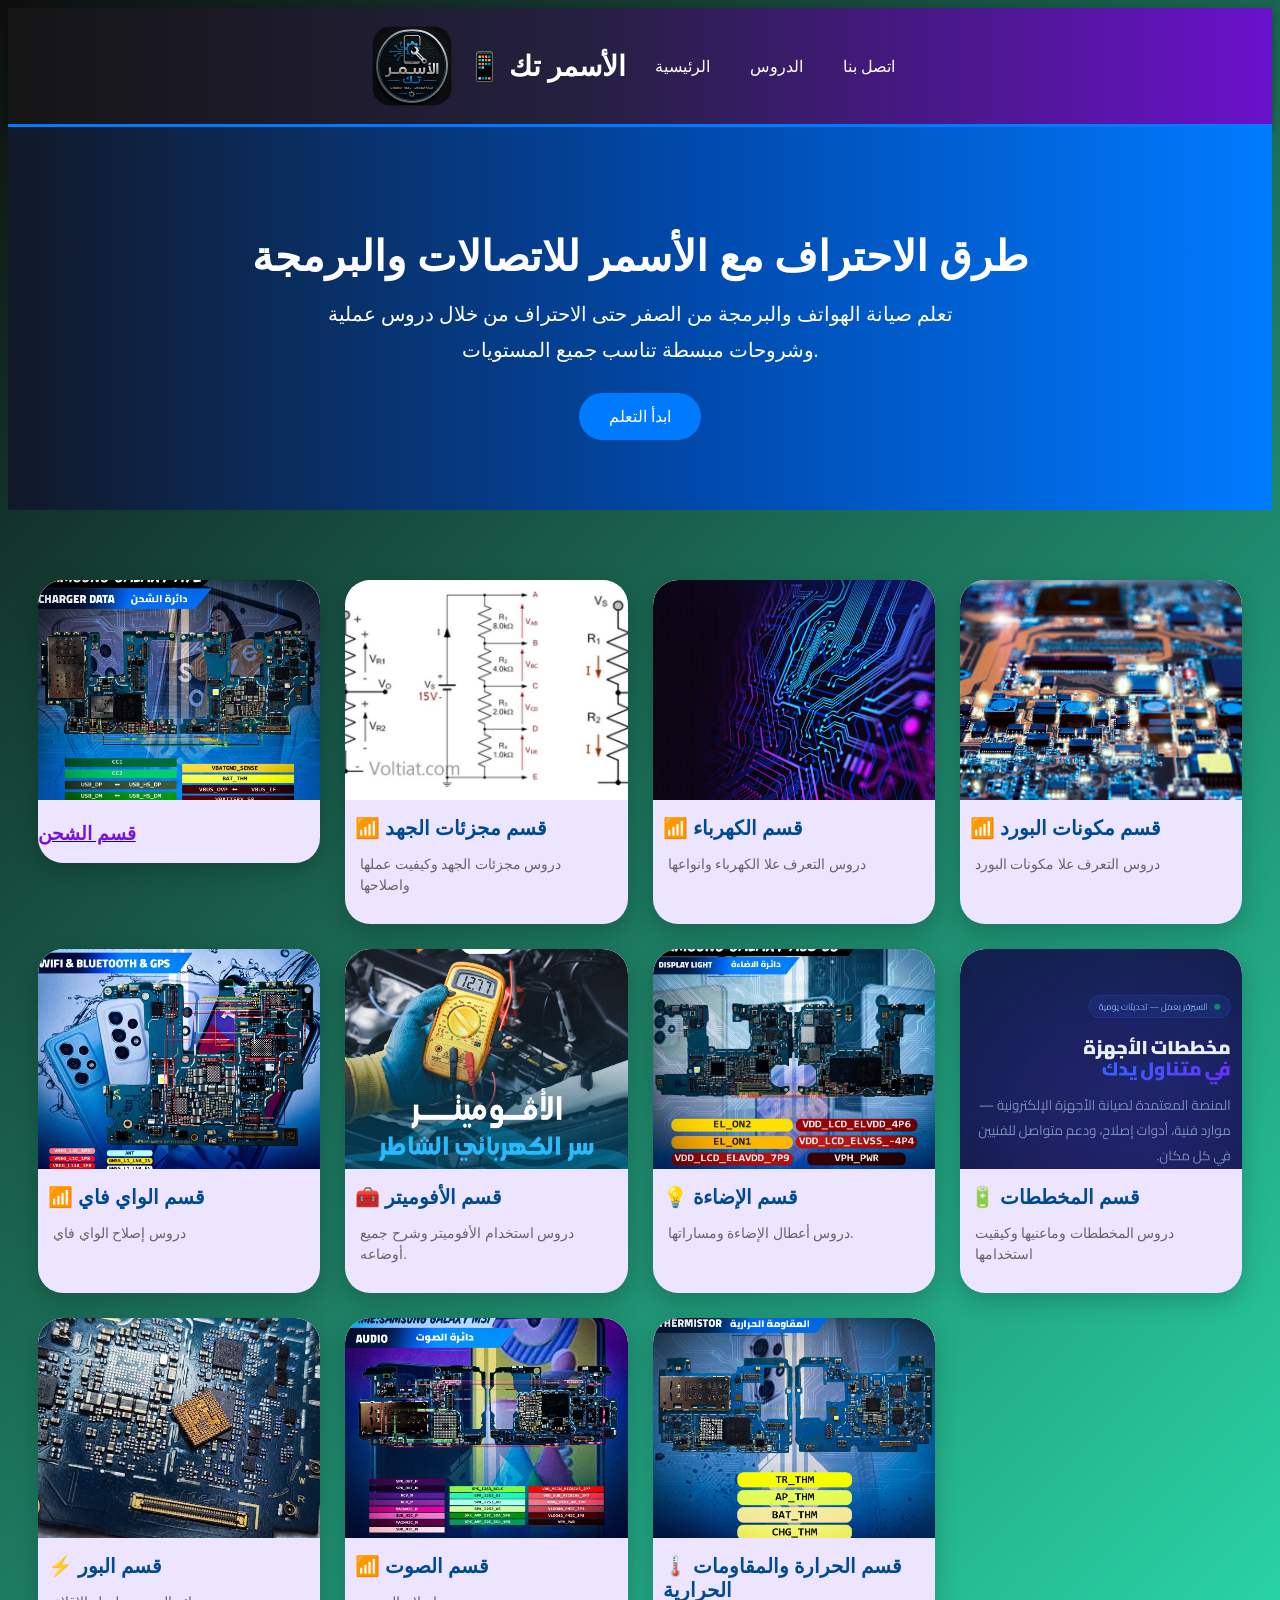
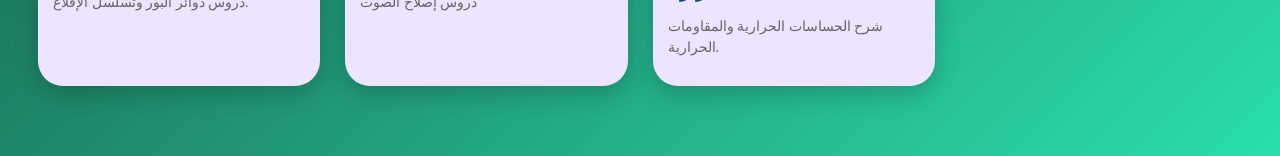
<file: index.html>
<!DOCTYPE html>
<html lang="ar">

<head>
  <link rel="manifest" href="manifest.json">
  <link rel="icon" href="icons/logo.png">
    <meta charset="UTF-8">
    <meta name="viewport" content="width=device-width, initial-scale=1.0">
    <title>الأسمر تك</title>
    <link rel="stylesheet" href="style.css">
    <meta name="theme-color" content="#111111">
</head>

<body>

<header class="header">
  <img src="logo.png" alt="شعار الأسمر تك">
    <div class="logo">
        📱 الأسمر تك
    </div>

    <nav>
        <a href="index.html">الرئيسية</a>
        <a href="#">الدروس</a>
        <a href="#">اتصل بنا</a>
    </nav>

</header>

<section class="hero">

    <h1>طرق الاحتراف مع الأسمر للاتصالات والبرمجة</h1>

    <p>
        تعلم صيانة الهواتف والبرمجة من الصفر حتى الاحتراف من خلال دروس عملية
        وشروحات مبسطة تناسب جميع المستويات.
    </p>

    <a href="charging.html" class="hero-btn">
        ابدأ التعلم
    </a>

</section>

<div class="cards">

<a href="charging.html">
<div class="card">
<img src="charging.jpg">
<h3>قسم الشحن</h3>
</div>
</a>
    
    <a href="voltage-divider.html" class="card">
        <img src="voltage-divider.jpg" alt="مجزء الجهد">
        <h2>📶 قسم مجزئات الجهد</h2>
        <p>دروس مجزئات الجهد وكيفيت عملها واصلاحها</p>
        
            <a href="electricity.html" class="card">
        <img src="electricity.jpg" alt="الواي فاي">
        <h2>📶 قسم الكهرباء</h2>
        <p>دروس التعرف علا الكهرباء وانواعها </p>
    </a>
    
    </a>
        <a href="power-components.html" class="card">
        <img src="power-components.jpg" alt="مكونات البورد">
        <h2>📶 قسم مكونات البورد</h2>
        <p>دروس التعرف علا مكونات البورد</p>
        
    </a>
    <a href="wifi.html" class="card">
        <img src="wifi.jpg" alt="الواي فاي">
        <h2>📶 قسم الواي فاي</h2>
        <p>دروس إصلاح الواي فاي</p>
    </a>

    <a href="Avometr.html" class="card">
        <img src="Avometr.jpg" alt="الأفوميتر">
        <h2>🧰 قسم الأفوميتر</h2>
        <p>دروس استخدام الأفوميتر وشرح جميع أوضاعه.</p>
    </a>

    <a href="lighting.html" class="card">
        <img src="lighting.jpg" alt="الإضاءة">
        <h2>💡 قسم الإضاءة</h2>
        <p>دروس أعطال الإضاءة ومساراتها.</p>
    </a>
<a href="atschemics.html" class="card">
        <img src="atschemics.jpg" alt="الشحن">
        <h2>🔋 قسم المخططات</h2>
        <p>دروس المخططات وماعنيها وكيقيت استخدامها</p>
    </a>

    <a href="bawer.mm.html" class="card">
        <img src="bawer.mm.jpg" alt="البور">
        <h2>⚡ قسم البور</h2>
        <p>دروس دوائر البور وتسلسل الإقلاع.</p>
    </a>   <a href="audio-circuit.html" class="card">
        <img src="audio-circuit.jpg" alt="الواي فاي">
        <h2>📶 قسم الصوت</h2>
        <p>دروس إصلاح الصوت</p>
    </a>

    <a href="Thermal.html" class="card">
        <img src="Thermal.jpg" alt="الحرارة">
        <h2>🌡️ قسم الحرارة والمقاومات الحرارية</h2>
        <p>شرح الحساسات الحرارية والمقاومات الحرارية.</p>
    </a>
<script>
if ("serviceWorker" in navigator) {
  navigator.serviceWorker.register("service-worker.js");
}
</script>
    </body>
</html>
</file>
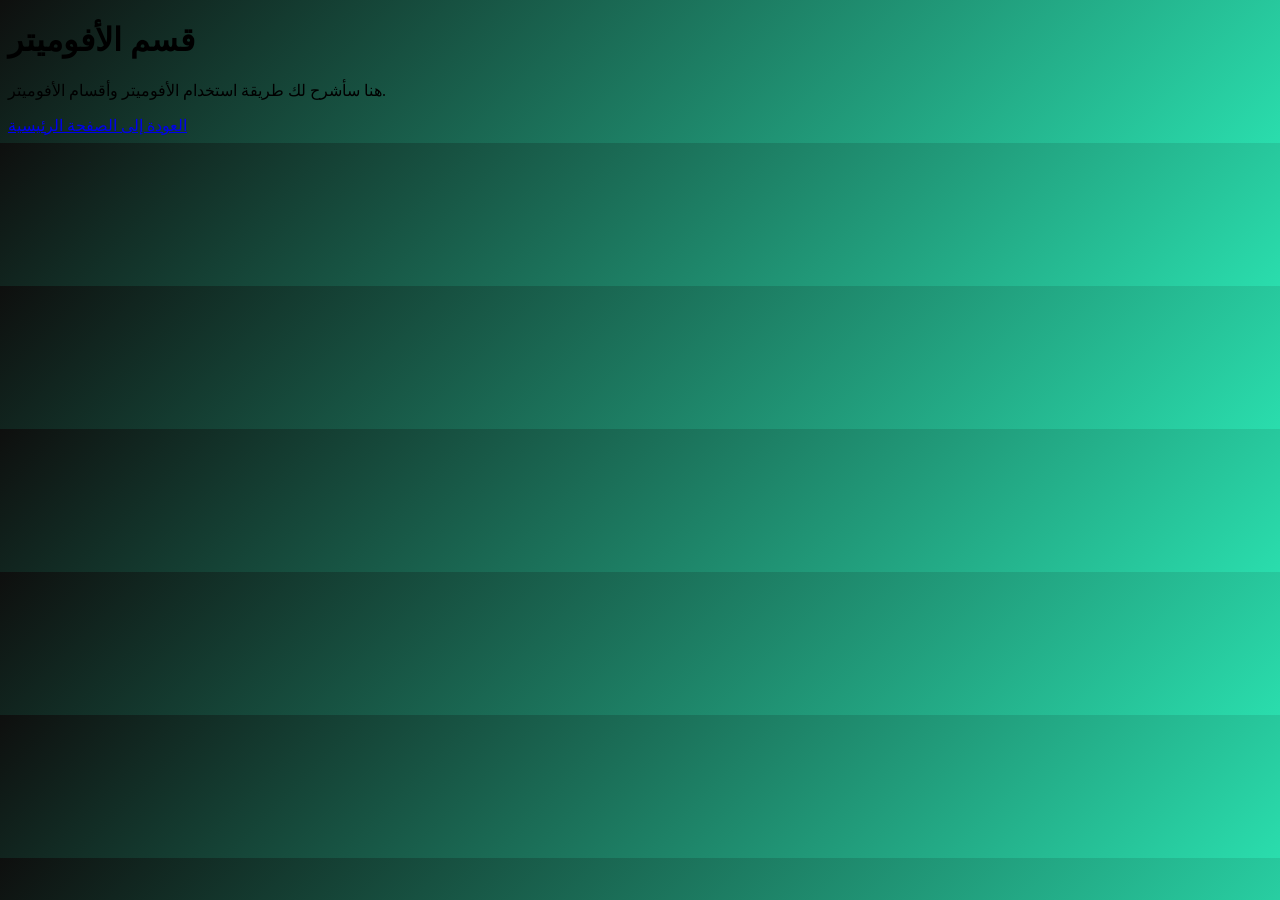
<file: Avometr.html>
<!DOCTYPE html>
<html lang="ar">
<head>
    <meta charset="UTF-8">
    <title>قسم الأفوميتر</title>
    <link rel="stylesheet" href="style.css">
</head>

<body>

    <h1>قسم الأفوميتر</h1>

    <p>هنا سأشرح لك طريقة استخدام الأفوميتر وأقسام الأفوميتر.</p>

    <a href="index.html">العودة إلى الصفحة الرئيسية</a>

</body>
</html>
</file>
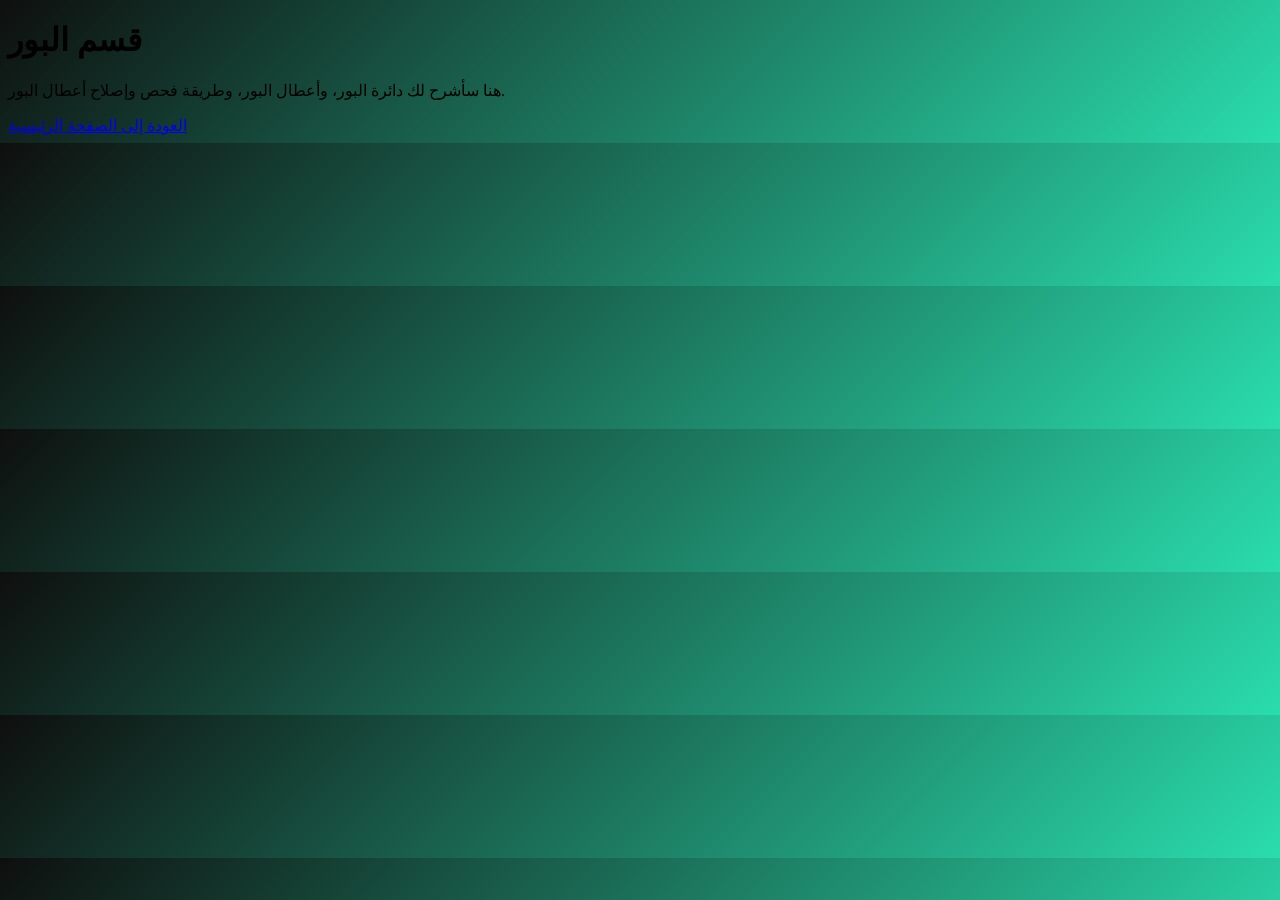
<file: bawer.mm.html>
<!DOCTYPE html>
<html lang="ar">
<head>
    <meta charset="UTF-8">
    <title>قسم البور</title>
    <link rel="stylesheet" href="style.css">
</head>

<body>

    <h1>قسم البور</h1>

    <p>هنا سأشرح لك دائرة البور، وأعطال البور، وطريقة فحص وإصلاح أعطال البور.</p>

    <a href="index.html">العودة إلى الصفحة الرئيسية</a>

</body>
</html>
</file>
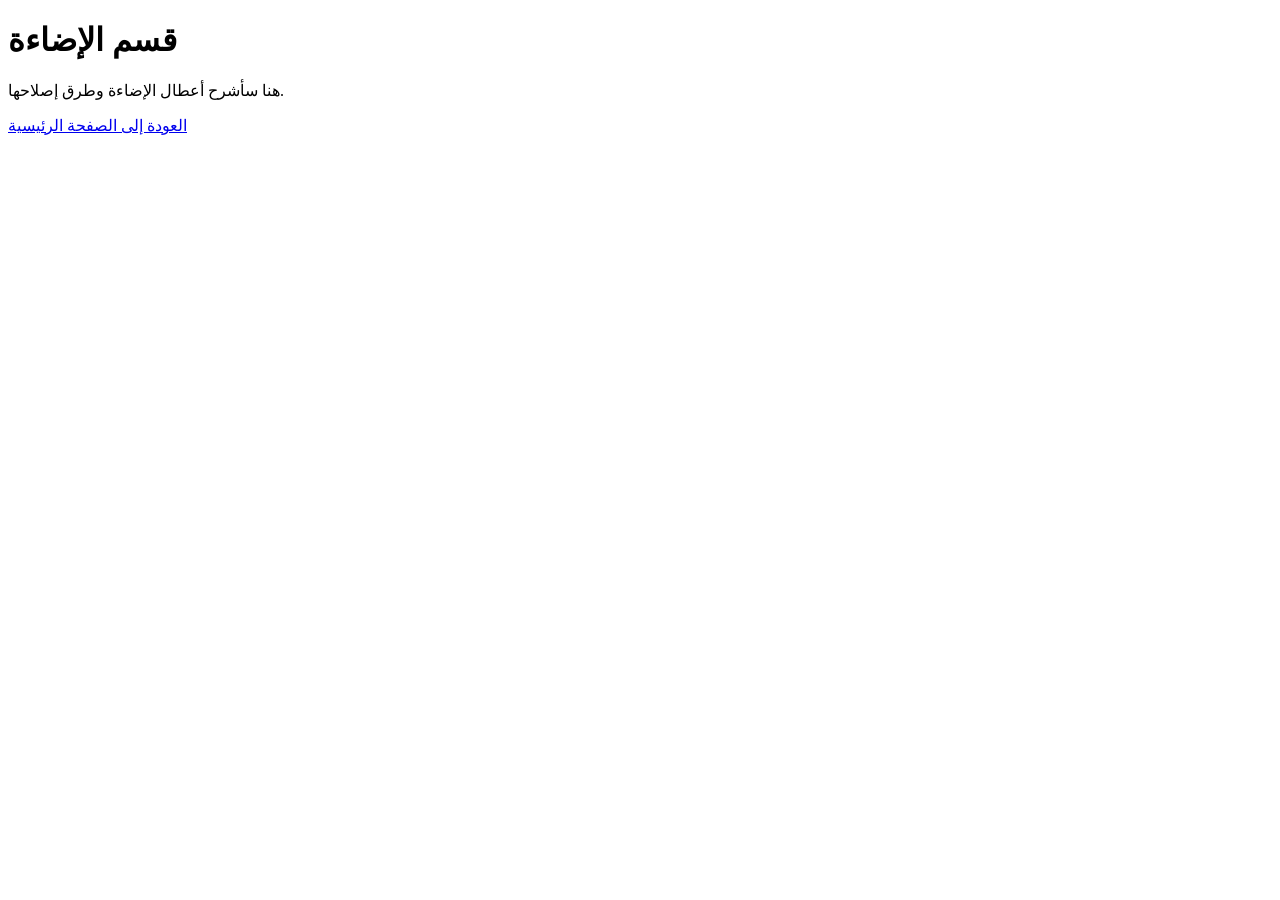
<file: lighting.html>
<!DOCTYPE html>
<html>
<head>
    <title>قسم الإضاءة</title>
</head>

<body>

<h1>قسم الإضاءة</h1>

<p>هنا سأشرح أعطال الإضاءة وطرق إصلاحها.</p>

<a href="index.html">العودة إلى الصفحة الرئيسية</a>

</body>
</html>
</file>
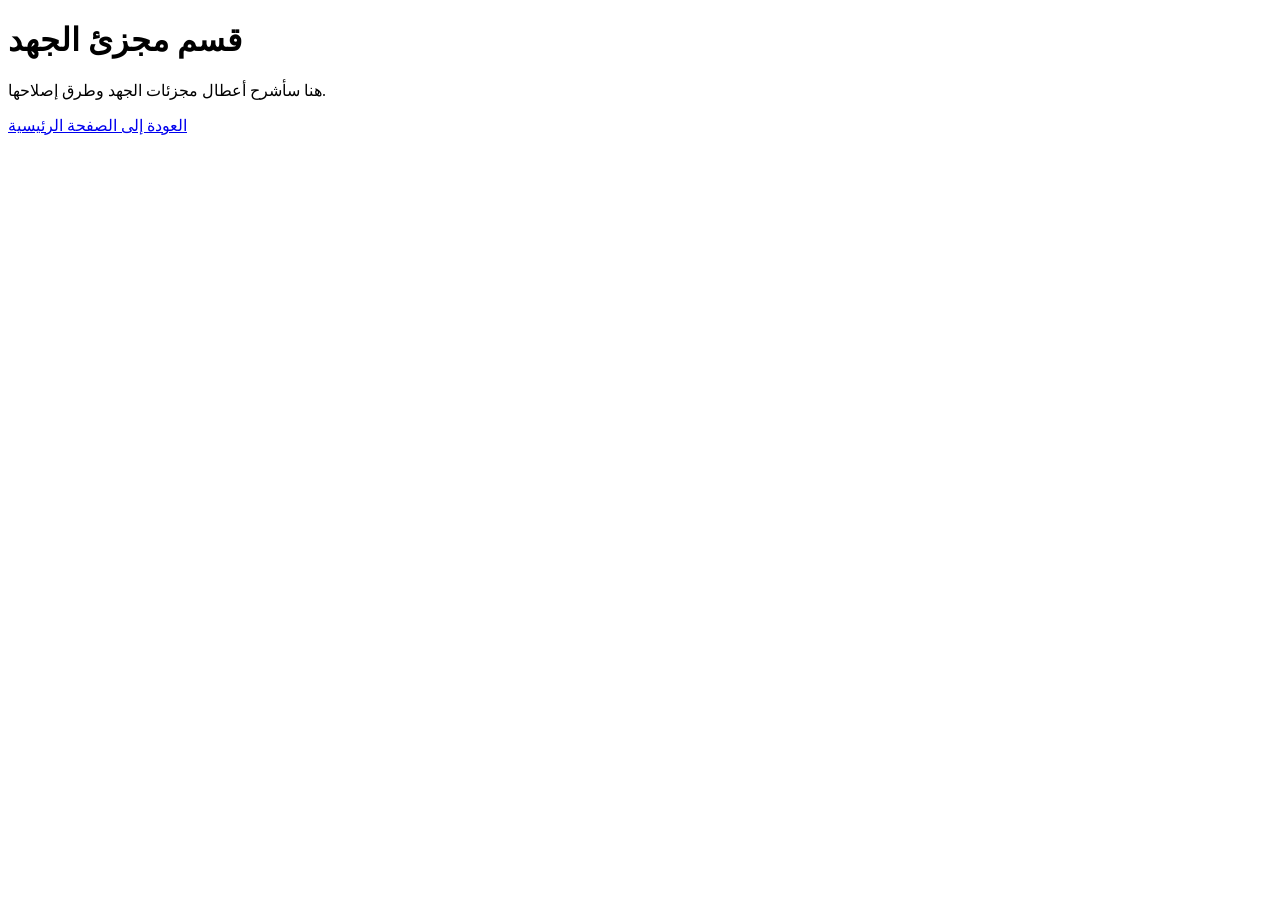
<file: voltage-divider.html>
<!DOCTYPE html>
<html>
<head>
    <title>قسم مجزئ الجهد</title>
</head>

<body>

<h1>قسم مجزئ الجهد</h1>

<p>هنا سأشرح أعطال مجزئات الجهد وطرق إصلاحها.</p>

<a href="index.html">العودة إلى الصفحة الرئيسية</a>

</body>
</html>
</file>
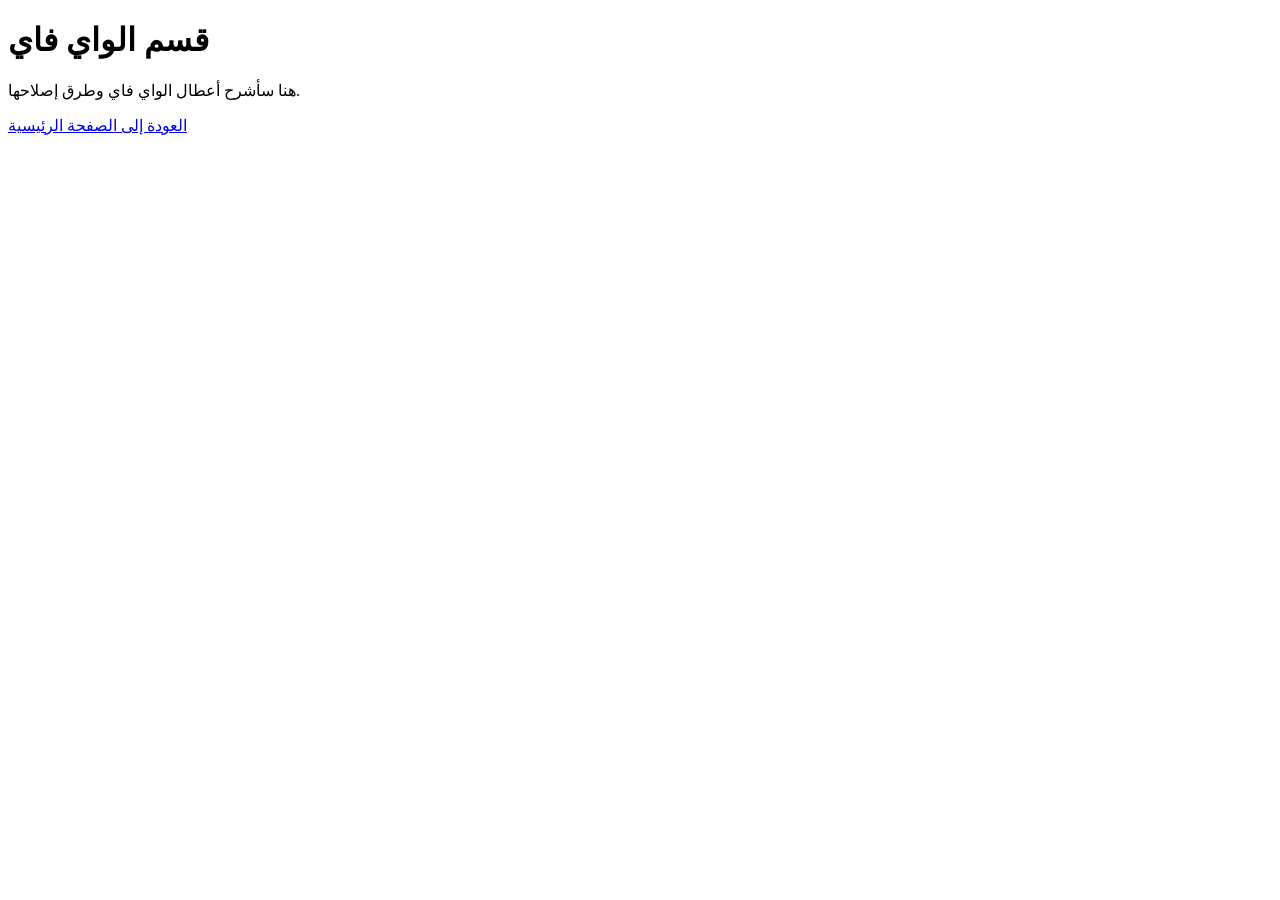
<file: wifi.html>
<!DOCTYPE html>
<html>
<head>
    <title>قسم الواي فاي</title>
</head>

<body>

<h1>قسم الواي فاي</h1>

<p>هنا سأشرح أعطال الواي فاي وطرق إصلاحها.</p>

<a href="index.html">العودة إلى الصفحة الرئيسية</a>

</body>
</html>
</file>
<file: style.css>
إعدادات عامة
========================= */

body {
    direction: rtl;
    font-family: Arial, sans-serif;
    margin: 0;
    background: #f5f7fb;
    color: #222;
}

/* =========================
   الهيدر
========================= */

header {
    background: linear-gradient(90deg, #151515 0%, #24203f 45%, #6a11cb 100%);
    padding: 18px 35px;
    display: flex;
    justify-content: space-between;
    align-items: center;
    flex-wrap: wrap;
    border-bottom: 3px solid #007bff;
    box-shadow: 0 4px 10px rgba(0,0,0,.35);
}

.logo {
    font-size: 28px;
    font-weight: bold;
    color: #ffffff;
}

nav {
    display: flex;
    gap: 12px;
}

nav a {
    color: white;
    text-decoration: none;
    padding: 10px 14px;
    border-radius: 8px;
    transition: .3s;
}

nav a:hover {
    background: rgba(255,255,255,.15);
}
/* =========================
   الواجهة الرئيسية
========================= */
.hero {
    background: linear-gradient(90deg, #111827 0%, #004aad 55%, #007bff 100%);
    color: white;
    text-align: center;
    padding: 70px 20px;
    margin: 0;
}

.hero h1 {
    font-size: 42px;
    margin-bottom: 15px;
}

.hero p {
    font-size: 20px;
    max-width: 700px;
    margin: auto;
    line-height: 1.8;
}

.hero-btn {
    display: inline-block;
    margin-top: 25px;
    background: #007bff;
    color: white;
    text-decoration: none;
    padding: 14px 30px;
    border-radius: 30px;
    transition: .3s;
}

.hero-btn:hover {
    background: #0056d2;
}
/* =========================
   شبكة الأقسام
========================= */
.cards {
    display: grid;
    grid-template-columns: repeat(4,1fr);
    gap: 25px;
    max-width: 1400px;
    margin: 40px auto;
    padding: 30px;
    background: transparent;
    border-radius: 20px;
}
/* =========================
   البطاقات
========================= */
.card {
    background: #ede4ff;
    color: #7614d8;
    text-decoration: none;
    border-radius: 25px;
    overflow: hidden;
    display: block;
    box-shadow: 0 8px 25px rgba(0,0,0,.20);
    transition: .35s;
}

.card:hover {
    transform: translateY(-10px);
    box-shadow: 0 18px 35px rgba(0,0,0,.30);
}

.card:active {
    transform: scale(.97);
}
/* =========================
   صور البطاقات
========================= */

.card img {
    width: 100%;
    height: 220px;
    object-fit: cover;
    transition: .4s;
    border-radius: 25px 25px 0 0;
}

.card:hover img {
    transform: scale(1.05);
}
/* =========================
   النصوص
========================= */
.card h2 {
    color: #004a8f;
    font-size: 20px;
    margin: 12px 10px 6px;
}

.card p {
    color: #666;
    font-size: 14px;
    line-height: 1.5;
    padding: 0 15px 14px;
}
/* =========================
   الصورة الرئيسية
========================= */

body > img {
    display: block;
    width: 320px;
    max-width: 90%;
    margin: 35px auto;
}

/* =========================
   الجوال
========================= */

@media (max-width:1000px){

.cards{
    grid-template-columns: repeat(2,1fr);
}

}

@media (max-width:600px){

.cards{
    grid-template-columns:1fr;
}

.hero h1{
    font-size:30px;
}

.hero p{
    font-size:17px;
}

}body {
    background: linear-gradient(135deg, #0e0f0e, #2addad) !important;
}.card {
    background: #ede4ff !important;
    display: block;
}header img {
    width: 80px;
    height: 80px;
    object-fit: contain;
    border-radius: 20px;
}header {
    display: flex;
    align-items: center;
    justify-content: center;
    gap: 15px;
}
</file>
